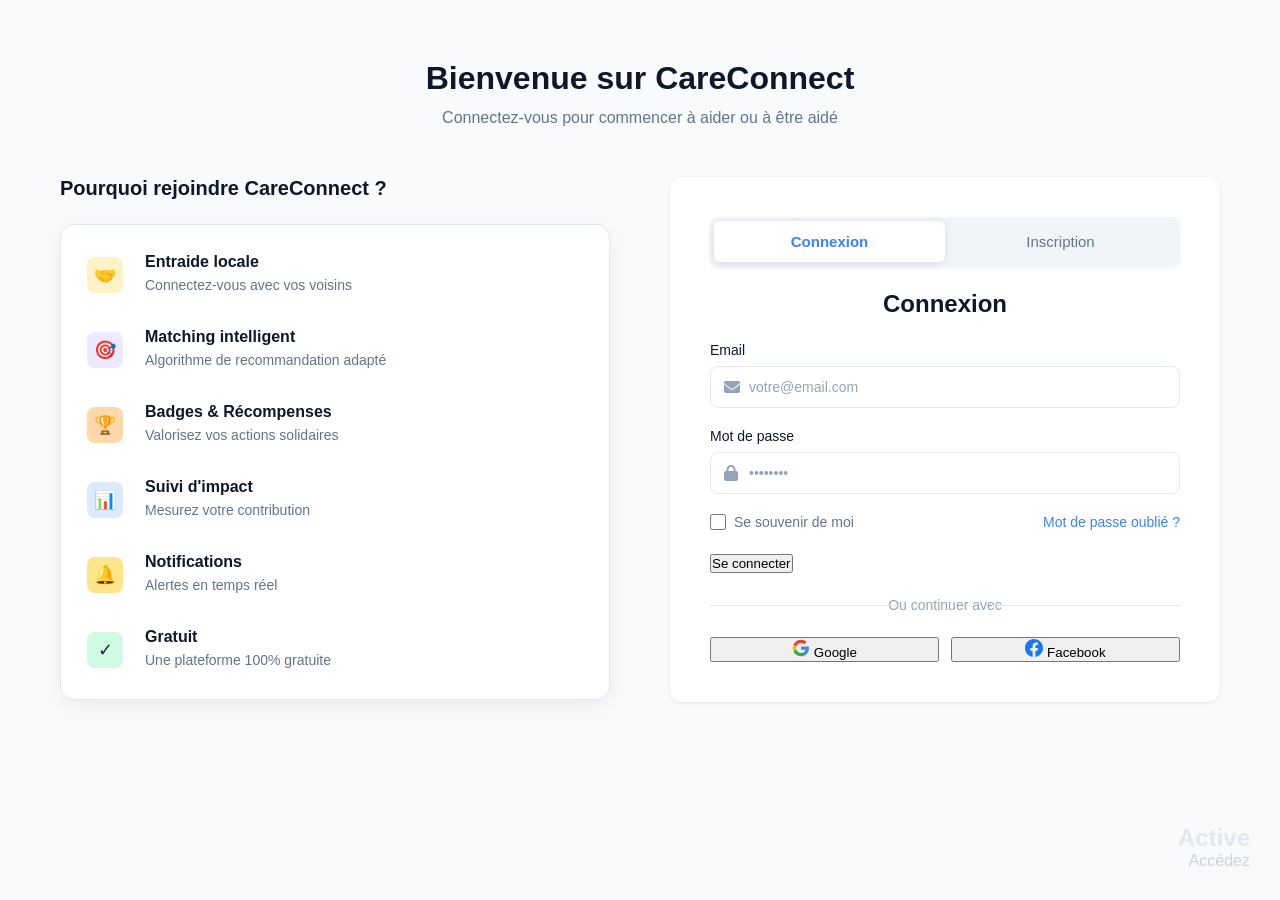
<file: backend/src/main/resources/templates/connexion.html>
<!DOCTYPE html>
<html xmlns:th="http://www.thymeleaf.org" lang="fr">
<head>
    <meta charset="UTF-8">
    <meta name="viewport" content="width=device-width, initial-scale=1.0">
    <title>CareConnect - Connexion</title>
    <link rel="stylesheet" href="https://cdnjs.cloudflare.com/ajax/libs/font-awesome/6.4.0/css/all.min.css" th:href="@{/webjars/font-awesome/6.4.0/css/all.min.css}">
    <link rel="stylesheet" th:href="@{/css/styles.css}" />
    <link rel="stylesheet" th:href="@{/css/components.css}" />
    <style>
        * {
            margin: 0;
            padding: 0;
            box-sizing: border-box;
        }
        
        /* Styles pour la gestion des onglets */
        .form-content {
            display: none;
            animation: fadeIn 0.3s ease-in-out;
        }
        
        .form-content.active-form {
            display: block;
        }
        
        @keyframes fadeIn {
            from { opacity: 0; transform: translateY(10px); }
            to { opacity: 1; transform: translateY(0); }
        }

        body {
            font-family: -apple-system, BlinkMacSystemFont, 'Segoe UI', 'Roboto', 'Helvetica', 'Arial', sans-serif;
            background: #f8fafc;
            color: #1e293b;
        }

        /* Header */
        header {
            background: white;
            padding: 16px 60px;
            box-shadow: 0 1px 3px rgba(0,0,0,0.1);
            display: flex;
            justify-content: space-between;
            align-items: center;
            position: sticky;
            top: 0;
            z-index: 100;
        }

        .logo {
            display: flex;
            align-items: center;
            gap: 12px;
            text-decoration: none;
        }

        .logo-icon {
            width: 36px;
            height: 36px;
            background: linear-gradient(135deg, #3b82f6 0%, #10b981 100%);
            border-radius: 8px;
            display: flex;
            align-items: center;
            justify-content: center;
            color: white;
            font-size: 20px;
        }

        .logo-text {
            font-size: 20px;
            font-weight: 600;
            color: #1e293b;
        }

        nav {
            display: flex;
            gap: 32px;
            align-items: center;
        }

        nav a {
            text-decoration: none;
            color: #64748b;
            font-size: 15px;
            padding-bottom: 2px;
            border-bottom: 2px solid transparent;
            transition: all 0.2s;
        }

        nav a:hover,
        nav a.active {
            color: #1e293b;
            border-bottom-color: #3b82f6;
        }

        /* Main Content */
        .container {
            max-width: 1200px;
            margin: 0 auto;
            padding: 60px 20px;
        }

        .page-title {
            text-align: center;
            margin-bottom: 12px;
        }

        .page-title h1 {
            font-size: 32px;
            font-weight: 600;
            color: #0f172a;
        }

        .page-subtitle {
            text-align: center;
            color: #64748b;
            font-size: 16px;
            margin-bottom: 50px;
        }

        .content-wrapper {
            display: grid;
            grid-template-columns: 1fr 1fr;
            gap: 60px;
            align-items: start;
        }

        /* Left Side - Features */
        .features-section h2 {
            font-size: 20px;
            font-weight: 600;
            margin-bottom: 24px;
            color: #0f172a;
        }

        .feature-list {
            display: flex;
            flex-direction: column;
            gap: 12px;
            padding: 18px;
            border-radius: 14px;
            border: 1px solid #e2e8f0;
            background: #ffffff;
            box-shadow: 0 6px 20px rgba(15, 23, 42, 0.06);
        }

        .feature-item {
            display: grid;
            grid-template-columns: 44px 1fr;
            gap: 14px;
            align-items: center;
            padding: 10px 8px;
            border-radius: 10px;
            transition: background 0.25s, transform 0.25s;
        }

        .feature-item:hover {
            background: #f8fafc;
            transform: translateY(-1px);
        }

        .feature-icon {
            width: 36px;
            height: 36px;
            min-width: 36px;
            border-radius: 8px;
            display: flex;
            align-items: center;
            justify-content: center;
            font-size: 18px;
            background: #f1f5f9;
        }

        .feature-icon.yellow { background: #fef3c7; }
        .feature-icon.purple { background: #ede9fe; }
        .feature-icon.orange { background: #fed7aa; }
        .feature-icon.blue { background: #dbeafe; }
        .feature-icon.amber { background: #fde68a; }
        .feature-icon.green { background: #d1fae5; }

        .feature-content h3 {
            font-size: 16px;
            font-weight: 600;
            margin-bottom: 4px;
            color: #0f172a;
        }

        .feature-content p {
            font-size: 14px;
            color: #64748b;
            line-height: 1.5;
        }

        /* Right Side - Login Form */
        .login-section {
            background: white;
            border-radius: 12px;
            padding: 40px;
            box-shadow: 0 1px 3px rgba(0,0,0,0.1);
        }

        .tabs {
            display: flex;
            gap: 0;
            margin-bottom: 24px;
            background: #f1f5f9;
            border-radius: 8px;
            padding: 4px;
            box-shadow: 0 2px 4px rgba(0,0,0,0.05);
        }

        .tab {
            flex: 1;
            padding: 12px 20px;
            background: transparent;
            border: none;
            border-radius: 6px;
            cursor: pointer;
            font-size: 15px;
            font-weight: 500;
            color: #64748b;
            transition: all 0.3s ease;
            text-align: center;
        }

        .tab.active {
            background: white;
            color: #3b82f6;
            box-shadow: 0 2px 8px rgba(0,0,0,0.1);
            font-weight: 600;
        }

        .form-header {
            text-align: center;
            margin-bottom: 32px;
        }
        
        .form-header h2 {
            color: #0f172a;
            font-size: 24px;
            margin-bottom: 8px;
            font-weight: 600;
        }
        
        .form-subtitle {
            color: #64748b;
            font-size: 14px;
            margin-top: 0;
        }
        
        .form-group {
            margin-bottom: 20px;
            position: relative;
        }

        .form-group label {
            display: block;
            font-size: 14px;
            font-weight: 500;
            margin-bottom: 8px;
            color: #0f172a;
        }

        .input-wrapper {
            position: relative;
            margin-top: 6px;
        }
        
        .input-wrapper .input-icon {
            position: absolute;
            left: 14px;
            top: 50%;
            transform: translateY(-50%);
            color: #94a3b8;
            font-size: 16px;
        }
        
        .input-wrapper input {
            width: 100%;
            padding: 12px 16px 12px 44px;
            font-size: 15px;
            border: 1px solid #e2e8f0;
            border-radius: 8px;
            transition: all 0.2s;
            background-color: #fff;
            color: #1e293b;
        }
        
        .input-wrapper input:focus {
            border-color: #3b82f6;
            box-shadow: 0 0 0 3px rgba(59, 130, 246, 0.1);
            outline: none;
        }
        
        .input-wrapper input::placeholder {
            color: #94a3b8;
            opacity: 1;
        }

        .input-icon {
            position: absolute;
            left: 12px;
            top: 50%;
            transform: translateY(-50%);
            color: #94a3b8;
            font-size: 14px;
        }

        input[type="email"],
        input[type="password"] {
            width: 100%;
            padding: 12px 12px 12px 38px;
            border: 1px solid #e2e8f0;
            border-radius: 8px;
            font-size: 14px;
            transition: all 0.2s;
        }

        input:focus {
            outline: none;
            border-color: #3b82f6;
            box-shadow: 0 0 0 3px rgba(59, 130, 246, 0.1);
        }

        .form-footer {
            display: flex;
            justify-content: space-between;
            align-items: center;
            margin-bottom: 24px;
        }

        .remember-me {
            display: flex;
            align-items: center;
            gap: 8px;
        }

        .remember-me input[type="checkbox"] {
            width: 16px;
            height: 16px;
            cursor: pointer;
        }

        .remember-me label {
            font-size: 14px;
            color: #64748b;
            cursor: pointer;
        }

        .forgot-password {
            font-size: 14px;
            color: #3b82f6;
            text-decoration: none;
        }

        .forgot-password:hover {
            text-decoration: underline;
        }

        .btn-login {
            width: 100%;
            padding: 12px;
            background: #3b82f6;
            color: white;
            border: none;
            border-radius: 8px;
            font-size: 15px;
            font-weight: 600;
            cursor: pointer;
            transition: all 0.2s;
        }

        .btn-login:hover {
            background: #2563eb;
            transform: translateY(-1px);
            box-shadow: 0 4px 12px rgba(59, 130, 246, 0.3);
        }

        .divider {
            text-align: center;
            margin: 24px 0;
            color: #94a3b8;
            font-size: 14px;
            position: relative;
        }

        .divider::before,
        .divider::after {
            content: '';
            position: absolute;
            top: 50%;
            width: 40%;
            height: 1px;
            background: #e2e8f0;
        }

        .divider::before { left: 0; }
        .divider::after { right: 0; }

        .social-buttons {
            display: grid;
            grid-template-columns: 1fr 1fr;
            gap: 12px;
        }

        .btn-social {
            padding: 10px 16px;
            border: 1px solid #e2e8f0;
            background: white;
            border-radius: 8px;
            cursor: pointer;
            font-size: 14px;
            font-weight: 500;
            display: flex;
            align-items: center;
            justify-content: center;
            gap: 8px;
            transition: all 0.2s;
        }

        .btn-social:hover {
            background: #f8fafc;
            border-color: #cbd5e1;
        }

        .btn-social img {
            width: 18px;
            height: 18px;
        }

        /* Footer Text */
        .footer-text {
            position: fixed;
            bottom: 30px;
            right: 30px;
            text-align: right;
        }

        .footer-text .active-text {
            font-size: 24px;
            font-weight: 600;
            color: #e2e8f0;
        }

        .footer-text .access-text {
            font-size: 16px;
            color: #cbd5e1;
        }

        @media (max-width: 968px) {
            .content-wrapper {
                grid-template-columns: 1fr;
            }

            .features-section {
                order: 2;
            }

            .login-section {
                order: 1;
            }

            .footer-text {
                display: none;
            }
        }
    </style>
</head>
<body>
    <div th:replace="fragments/header :: header"></div>
    <script th:src="@{/js/header.js}"></script>

    <!-- Main Content -->
    <div class="container">
        <div class="page-title">
            <h1>Bienvenue sur CareConnect</h1>
        </div>
        <p class="page-subtitle">Connectez-vous pour commencer à aider ou à être aidé</p>

        <div class="content-wrapper">
            <!-- Left Side - Features -->
            <div class="features-section">
                <h2>Pourquoi rejoindre CareConnect ?</h2>
                <div class="feature-list">
                    <div class="feature-item">
                        <div class="feature-icon yellow">🤝</div>
                        <div class="feature-content">
                            <h3>Entraide locale</h3>
                            <p>Connectez-vous avec vos voisins</p>
                        </div>
                    </div>
                    <div class="feature-item">
                        <div class="feature-icon purple">🎯</div>
                        <div class="feature-content">
                            <h3>Matching intelligent</h3>
                            <p>Algorithme de recommandation adapté</p>
                        </div>
                    </div>
                    <div class="feature-item">
                        <div class="feature-icon orange">🏆</div>
                        <div class="feature-content">
                            <h3>Badges & Récompenses</h3>
                            <p>Valorisez vos actions solidaires</p>
                        </div>
                    </div>
                    <div class="feature-item">
                        <div class="feature-icon blue">📊</div>
                        <div class="feature-content">
                            <h3>Suivi d'impact</h3>
                            <p>Mesurez votre contribution</p>
                        </div>
                    </div>
                    <div class="feature-item">
                        <div class="feature-icon amber">🔔</div>
                        <div class="feature-content">
                            <h3>Notifications</h3>
                            <p>Alertes en temps réel</p>
                        </div>
                    </div>
                    <div class="feature-item">
                        <div class="feature-icon green">✓</div>
                        <div class="feature-content">
                            <h3>Gratuit</h3>
                            <p>Une plateforme 100% gratuite</p>
                        </div>
                    </div>
                </div>
            </div>

            <!-- Right Side - Login Form -->
                <div class="login-section card">
                <div class="tabs">
                    <button class="tab active" onclick="switchTab('connexion')">Connexion</button>
                    <button class="tab" onclick="switchTab('inscription')">Inscription</button>
                </div>

                <!-- Login Form -->
                <!-- Formulaire de Connexion -->
                <form id="loginForm" class="form-content active-form">
                    <h2 style="text-align: center; margin-bottom: 24px; color: #0f172a;">Connexion</h2>
                    <div class="form-group">
                        <label for="email">Email</label>
                        <div class="input-wrapper">
                            <i class="fas fa-envelope input-icon"></i>
                            <input type="email" id="email" name="email" class="form-input" placeholder="votre@email.com" required>
                        </div>
                    </div>

                    <div class="form-group">
                        <label for="password">Mot de passe</label>
                        <div class="input-wrapper">
                            <i class="fas fa-lock input-icon"></i>
                            <input type="password" id="password" name="password" class="form-input" placeholder="••••••••" required>
                        </div>
                    </div>

                    <div class="form-footer">
                        <div class="remember-me">
                            <input type="checkbox" id="remember">
                            <label for="remember">Se souvenir de moi</label>
                        </div>
                        <a href="#" class="forgot-password">Mot de passe oublié ?</a>
                    </div>

                    <button type="submit" class="btn btn-primary">Se connecter</button>
                </form>

                <!-- Registration Form -->
                <!-- Formulaire d'Inscription -->
                <form id="registerForm" class="form-content">
                    <div class="form-header">
                        <h2>Créer un compte</h2>
                        <p class="form-subtitle">Rejoignez notre communauté en quelques secondes</p>
                    </div>
                    <div class="form-row">
                        <div class="form-group">
                            <label for="username">Nom d'utilisateur</label>
                            <div class="input-wrapper">
                                <i class="fas fa-user input-icon"></i>
                                <input type="text" id="username" name="username" class="form-input" placeholder="nom.utilisateur" required>
                            </div>
                        </div>

                        <div class="form-group">
                            <label for="prenom">Prénom</label>
                            <div class="input-wrapper">
                                <i class="fas fa-user input-icon"></i>
                                <input type="text" id="prenom" name="prenom" class="form-input" placeholder="Jean" required>
                            </div>
                        </div>
                        <div class="form-group">
                            <label for="nom">Nom</label>
                            <div class="input-wrapper">
                                <i class="fas fa-user input-icon"></i>
                                <input type="text" id="nom" name="nom" class="form-input" placeholder="Dupont" required>
                            </div>
                        </div>
                    </div>

                    <div class="form-group">
                        <label for="email-register">Email</label>
                        <div class="input-wrapper">
                            <i class="fas fa-envelope input-icon"></i>
                            <input type="email" id="email-register" name="email" class="form-input" placeholder="votre@email.com" required>
                        </div>
                    </div>

                    <div class="form-group">
                        <label for="telephone">Téléphone</label>
                        <div class="input-wrapper">
                            <i class="fas fa-phone input-icon"></i>
                            <input type="tel" id="telephone" name="telephone" class="form-input" placeholder="+216 21 234 567" required>
                        </div>
                    </div>

                    <div class="form-group">
                        <label for="ville">Ville / Code postal</label>
                        <div class="input-wrapper">
                            <i class="fas fa-map-marker-alt input-icon"></i>
                            <input type="text" id="ville" name="ville" class="form-input" placeholder="Tunis, 1001" required>
                        </div>
                    </div>

                    <div class="form-group">
                        <label for="password-register">Mot de passe</label>
                        <div class="input-wrapper">
                            <i class="fas fa-lock input-icon"></i>
                            <input type="password" id="password-register" name="password" class="form-input" placeholder="••••••••" required>
                        </div>
                    </div>

                    <div class="form-group">
                        <label class="checkbox-label">Je souhaite :</label>
                        <div class="checkbox-group">
                            <label class="checkbox-item">
                                <input type="checkbox" id="aider" name="aider">
                                <span>👋 Aider les autres</span>
                            </label>
                            <label class="checkbox-item">
                                <input type="checkbox" id="recevoir" name="recevoir">
                                <span>🙏 Recevoir de l'aide</span>
                            </label>
                            <label class="checkbox-item">
                                <input type="checkbox" id="conditions" name="conditions" required>
                                <span>J'accepte les conditions d'utilisation et la politique de confidentialité</span>
                            </label>
                        </div>
                    </div>

                    <div class="form-group" style="margin-top: 30px;">
                        <button type="submit" class="btn btn-secondary">
                            <span class="btn-text">Créer mon compte</span>
                            <i class="fas fa-arrow-right btn-icon"></i>
                        </button>
                        <p class="login-link">Déjà inscrit ? 
                            <a href="#" onclick="switchTab('connexion', event)" class="login-link-text">Se connecter</a>
                        </p>
                    </div>
                </form>

                <div class="divider">Ou continuer avec</div>

                <div class="social-buttons">
                    <button class="btn btn-outline-light" onclick="loginWithGoogle()">
                        <svg width="18" height="18" viewBox="0 0 24 24">
                            <path fill="#4285F4" d="M22.56 12.25c0-.78-.07-1.53-.2-2.25H12v4.26h5.92c-.26 1.37-1.04 2.53-2.21 3.31v2.77h3.57c2.08-1.92 3.28-4.74 3.28-8.09z"/>
                            <path fill="#34A853" d="M12 23c2.97 0 5.46-.98 7.28-2.66l-3.57-2.77c-.98.66-2.23 1.06-3.71 1.06-2.86 0-5.29-1.93-6.16-4.53H2.18v2.84C3.99 20.53 7.7 23 12 23z"/>
                            <path fill="#FBBC05" d="M5.84 14.09c-.22-.66-.35-1.36-.35-2.09s.13-1.43.35-2.09V7.07H2.18C1.43 8.55 1 10.22 1 12s.43 3.45 1.18 4.93l2.85-2.22.81-.62z"/>
                            <path fill="#EA4335" d="M12 5.38c1.62 0 3.06.56 4.21 1.64l3.15-3.15C17.45 2.09 14.97 1 12 1 7.7 1 3.99 3.47 2.18 7.07l3.66 2.84c.87-2.6 3.3-4.53 6.16-4.53z"/>
                        </svg>
                        Google
                    </button>
                    <button class="btn btn-outline-light" onclick="loginWithFacebook()">
                        <svg width="18" height="18" viewBox="0 0 24 24" fill="#1877F2">
                            <path d="M24 12.073c0-6.627-5.373-12-12-12s-12 5.373-12 12c0 5.99 4.388 10.954 10.125 11.854v-8.385H7.078v-3.47h3.047V9.43c0-3.007 1.792-4.669 4.533-4.669 1.312 0 2.686.235 2.686.235v2.953H15.83c-1.491 0-1.956.925-1.956 1.874v2.25h3.328l-.532 3.47h-2.796v8.385C19.612 23.027 24 18.062 24 12.073z"/>
                        </svg>
                        Facebook
                    </button>
                </div>
            </div>
        </div>
    </div>

    <!-- Footer Text -->
    <div class="footer-text">
        <div class="active-text">Active</div>
        <div class="access-text">Accédez</div>
    </div>

    <script th:src="@{/js/header.js}"></script>
    <div th:replace="fragments/footer :: footer"></div>
    <script>
        document.addEventListener('DOMContentLoaded', function() {
            // Afficher le bon formulaire au chargement
            const urlParams = new URLSearchParams(window.location.search);
            const formType = urlParams.get('form');
            
            if (formType === 'inscription') {
                switchTab('inscription');
            } else {
                switchTab('connexion');
            }
        });
        
        let currentForm = 'connexion';

        function switchTab(tab, event = null) {
            if (event) {
                event.preventDefault();
                // Mettre à jour l'URL sans recharger la page
                const url = new URL(window.location);
                url.searchParams.set('form', tab);
                window.history.pushState({}, '', url);
                
                const tabs = document.querySelectorAll('.tab');
                tabs.forEach(t => t.classList.remove('active'));
                event.target.classList.add('active');
            }
            
            currentForm = tab;
            
            // Toggle forms avec animation
            const loginForm = document.getElementById('loginForm');
            const registerForm = document.getElementById('registerForm');
            
            if (tab === 'inscription') {
                loginForm.style.animation = 'fadeOut 0.3s ease-in-out';
                setTimeout(() => {
                    loginForm.classList.remove('active-form');
                    registerForm.classList.add('active-form');
                }, 200);
            } else {
                registerForm.style.animation = 'fadeOut 0.3s ease-in-out';
                setTimeout(() => {
                    registerForm.classList.remove('active-form');
                    loginForm.classList.add('active-form');
                }, 200);
            }
        }

        // Login Form Handler (via API JWT)
        document.getElementById('loginForm').addEventListener('submit', async function(e) {
            e.preventDefault();
            const email = document.getElementById('email').value;
            const password = document.getElementById('password').value;

            if (email && password) {
                try {
                    const res = await fetch('/api/auth/signin', {
                        method: 'POST',
                        headers: { 'Content-Type': 'application/json' },
                        credentials: 'include',
                        body: JSON.stringify({ email, password })
                    });

                    if (!res.ok) {
                        const text = await res.text();
                        alert('Erreur lors de la connexion : ' + text);
                        return;
                    }

                    const data = await res.json();
                    // Save token in localStorage and redirect to compte
                    if (data && data.accessToken) {
                        localStorage.setItem('accessToken', data.accessToken);
                        // Cache basic user returned in JWT response if available
                        if (data.firstName || data.lastName) {
                            try { localStorage.setItem('user', JSON.stringify({ firstName: data.firstName, lastName: data.lastName, username: data.username, email: data.email })); } catch (e) { console.debug('Cannot cache basic user', e); }
                        } else {
                            // Try to fetch and cache the user immediately (so profile page shows correct name right after redirect)
                            try {
                                const meRes = await fetch('/api/users/me', { headers: { 'Authorization': 'Bearer ' + data.accessToken } });
                                if (meRes.ok) {
                                    const meUser = await meRes.json();
                                    try { localStorage.setItem('user', JSON.stringify(meUser)); } catch (e) { console.debug('Cannot cache user', e); }
                                }
                            } catch (e) { console.debug('fetch /api/users/me failed', e); }
                        }
                        // Update header and greeting immediately if available
                        if (window.updateHeaderAndGreeting) try { window.updateHeaderAndGreeting(); } catch (e) { console.debug('updateHeader call failed', e); }
                    }
                    alert('✅ Connexion réussie!');
                    window.location.href = '/compte';
                } catch (err) {
                    console.error(err);
                    alert('Erreur réseau');
                }
            }
        });

        // Registration Form Handler (via API)
        document.getElementById('registerForm').addEventListener('submit', async function(e) {
            e.preventDefault();
            
            const prenom = document.getElementById('prenom').value;
            const nom = document.getElementById('nom').value;
            const username = document.getElementById('username').value;
            const email = document.getElementById('email-register').value;
            const telephone = document.getElementById('telephone').value;
            const ville = document.getElementById('ville').value;
            const password = document.getElementById('password-register').value;
            const aider = document.getElementById('aider').checked;
            const recevoir = document.getElementById('recevoir').checked;
            const conditions = document.getElementById('conditions').checked;
            
            if (!conditions) {
                alert('❌ Vous devez accepter les conditions d\'utilisation');
                return;
            }

            if (!aider && !recevoir) {
                alert('❌ Veuillez sélectionner au moins une option (Aider les autres ou Recevoir de l\'aide)');
                return;
            }
            
            const signupData = {
                username: username,
                email: email,
                password: password,
                firstName: prenom,
                lastName: nom,
                roles: []
            };

            console.log('Données d\'inscription:', signupData);
            console.log('Username:', username, 'Length:', username.length);
            console.log('Email:', email);
            console.log('Password:', password, 'Length:', password.length);
            console.log('Prénom:', prenom);
            console.log('Nom:', nom);

            try {
                const res = await fetch('/api/auth/signup', {
                    method: 'POST',
                    headers: { 'Content-Type': 'application/json' },
                    credentials: 'include',
                    body: JSON.stringify(signupData)
                });

                const text = await res.text();
                if (!res.ok) {
                    alert('Erreur lors de l\'inscription: ' + text);
                    return;
                }

                alert('✅ Inscription réussie!\nBienvenue ' + prenom + ' ' + nom + '!');
                this.reset();
                setTimeout(() => {
                    document.querySelectorAll('.tab')[0].click();
                }, 1000);
            } catch (err) {
                console.error(err);
                alert('Erreur réseau');
            }
        });

        function loginWithGoogle() {
            alert('Connexion avec Google en cours...');
            // Logique de connexion Google
        }

        function loginWithFacebook() {
            alert('Connexion avec Facebook en cours...');
            // Logique de connexion Facebook
        }
    </script>
</body>
</html>
</file>
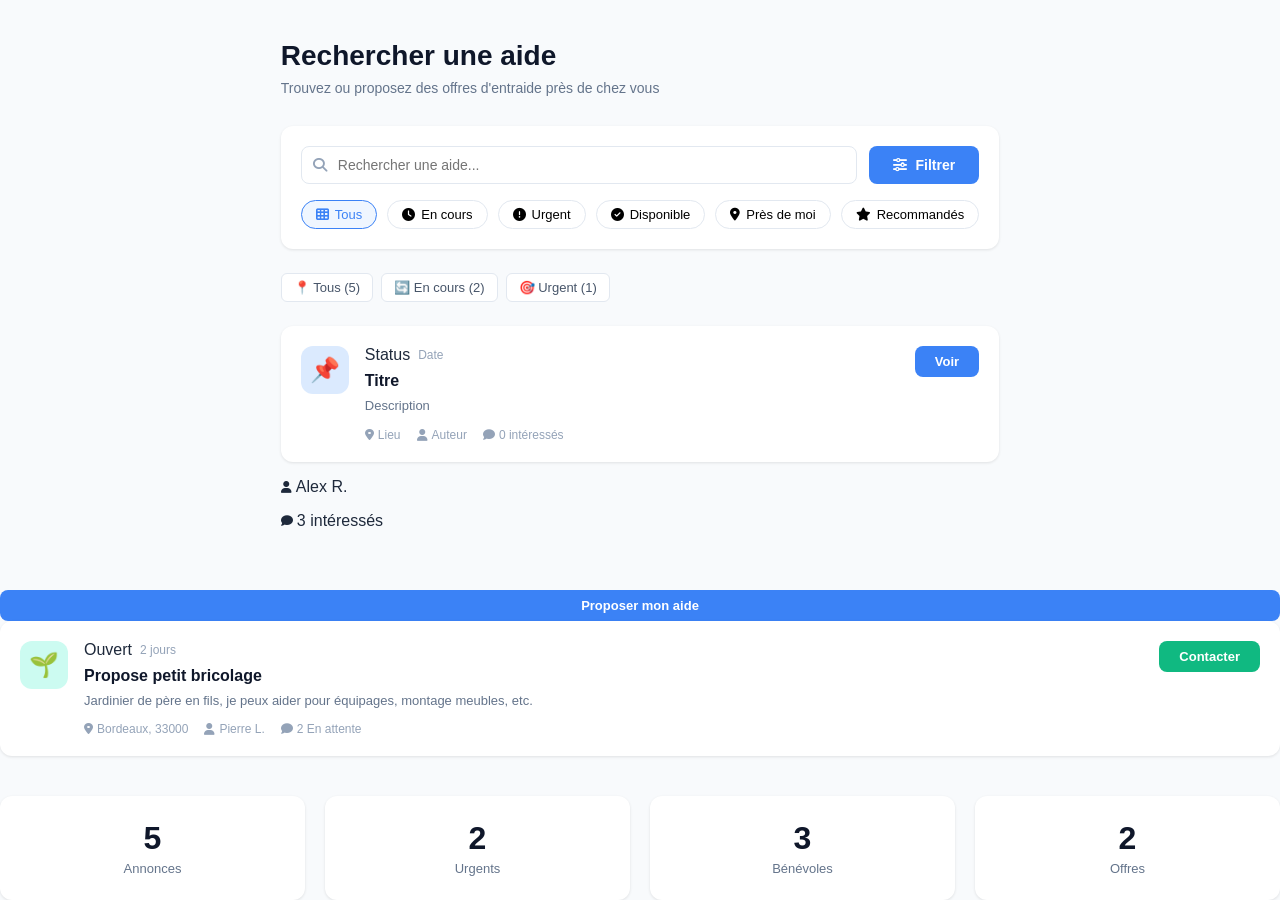
<file: backend/src/main/resources/templates/listedemandes.html>
<!DOCTYPE html>
<html xmlns:th="http://www.thymeleaf.org" xmlns:sec="http://www.thymeleaf.org/extras/spring-security" lang="fr">
<head>
    <meta charset="UTF-8" />
    <meta name="viewport" content="width=device-width, initial-scale=1.0" />
    <title>CareConnect - Rechercher une aide</title>
    <link rel="stylesheet" href="https://cdnjs.cloudflare.com/ajax/libs/font-awesome/6.4.0/css/all.min.css" />
    <style>
        * {
            margin: 0;
            padding: 0;
            box-sizing: border-box;
        }

        body {
            font-family: -apple-system, BlinkMacSystemFont, 'Segoe UI', 'Roboto', 'Helvetica', 'Arial', sans-serif;
            background: #f8fafc;
            color: #1e293b;
            display: flex;
            flex-direction: column;
            min-height: 100vh;
        }

        body > .container {
            flex: 1;
        }

        /* Header */
        header {
            background: white;
            padding: 12px 40px;
            box-shadow: 0 1px 3px rgba(0,0,0,0.1);
            display: flex;
            justify-content: space-between;
            align-items: center;
        }

        .logo {
            display: flex;
            align-items: center;
            gap: 10px;
            text-decoration: none;
        }

        .logo-icon {
            width: 32px;
            height: 32px;
            background: linear-gradient(135deg, #3b82f6 0%, #10b981 100%);
            border-radius: 8px;
            display: flex;
            align-items: center;
            justify-content: center;
            color: white;
            font-size: 16px;
        }

        .logo-text {
            font-size: 18px;
            font-weight: 600;
            color: #1e293b;
        }

        nav {
            display: flex;
            gap: 28px;
            align-items: center;
        }

        nav a {
            text-decoration: none;
            color: #64748b;
            font-size: 14px;
            transition: color 0.2s;
        }

        nav a:hover {
            color: #1e293b;
        }

        /* Main Content */
        .container {
            max-width: 900px;
            margin: 0 auto;
            padding: 40px 20px;
        }

        .page-header h1 {
            font-size: 28px;
            font-weight: 600;
            margin-bottom: 8px;
            color: #0f172a;
        }

        .page-header p {
            color: #64748b;
            font-size: 14px;
            margin-bottom: 30px;
        }

        /* Search Bar */
        .search-section {
            background: white;
            padding: 20px;
            border-radius: 12px;
            box-shadow: 0 1px 3px rgba(0,0,0,0.1);
            margin-bottom: 24px;
        }

        .search-bar {
            display: flex;
            gap: 12px;
            margin-bottom: 16px;
        }

        .search-input-wrapper {
            flex: 1;
            position: relative;
        }

        .search-input {
            width: 100%;
            padding: 10px 10px 10px 36px;
            border: 1px solid #e2e8f0;
            border-radius: 8px;
            font-size: 14px;
        }

        .search-input:focus {
            outline: none;
            border-color: #3b82f6;
        }

        .search-icon {
            position: absolute;
            left: 12px;
            top: 50%;
            transform: translateY(-50%);
            color: #94a3b8;
            font-size: 14px;
        }

        .btn-search {
            padding: 10px 24px;
            background: #3b82f6;
            color: white;
            border: none;
            border-radius: 8px;
            font-size: 14px;
            font-weight: 600;
            cursor: pointer;
            display: flex;
            align-items: center;
            gap: 8px;
        }

        .btn-search:hover {
            background: #2563eb;
        }

        .filters {
            display: flex;
            gap: 10px;
            flex-wrap: wrap;
        }

        .filter-btn {
            padding: 6px 14px;
            background: white;
            border: 1px solid #e2e8f0;
            border-radius: 20px;
            font-size: 13px;
            cursor: pointer;
            display: flex;
            align-items: center;
            gap: 6px;
            transition: all 0.2s;
        }

        .filter-btn:hover {
            border-color: #3b82f6;
            color: #3b82f6;
        }

        .filter-btn.active {
            background: #eff6ff;
            border-color: #3b82f6;
            color: #3b82f6;
        }

        /* Tags */
        .tags-section {
            display: flex;
            gap: 8px;
            margin-bottom: 24px;
            flex-wrap: wrap;
        }

        .tag {
            padding: 6px 12px;
            background: white;
            border: 1px solid #e2e8f0;
            border-radius: 6px;
            font-size: 13px;
            color: #475569;
        }

        /* Help Cards */
        .help-list {
            display: flex;
            flex-direction: column;
            gap: 16px;
        }

        .help-card {
            background: white;
            border-radius: 12px;
            padding: 20px;
            box-shadow: 0 1px 3px rgba(0,0,0,0.1);
            display: flex;
            gap: 16px;
            position: relative;
        }

        .help-icon {
            width: 48px;
            height: 48px;
            min-width: 48px;
            border-radius: 12px;
            display: flex;
            align-items: center;
            justify-content: center;
            font-size: 24px;
        }

        .help-icon.blue { background: #dbeafe; }
        .help-icon.green { background: #d1fae5; }
        .help-icon.red { background: #fee2e2; }
        .help-icon.purple { background: #e9d5ff; }
        .help-icon.teal { background: #ccfbf1; }

        .help-content {
            flex: 1;
        }

        .help-header {
            display: flex;
            gap: 8px;
            align-items: center;
            margin-bottom: 8px;
            flex-wrap: wrap;
        }

        
            background: #d1fae5;
            color: #065f46;
        }

        .badge.termine {
            background: #e0e7ff;
            color: #3730a3;
        }

        .help-title {
            font-size: 16px;
            font-weight: 600;
            color: #0f172a;
            margin-bottom: 6px;
        }

        .help-description {
            font-size: 13px;
            color: #64748b;
            line-height: 1.5;
            margin-bottom: 12px;
        }

        .help-meta {
            display: flex;
            gap: 16px;
            flex-wrap: wrap;
            font-size: 12px;
            color: #94a3b8;
        }

        .meta-item {
            display: flex;
            align-items: center;
            gap: 4px;
        }

        .meta-item i {
            font-size: 12px;
        }

        .help-actions {
            display: flex;
            flex-direction: column;
            gap: 8px;
        }

        .btn-action {
            padding: 8px 20px;
            border: none;
            border-radius: 8px;
            font-size: 13px;
            font-weight: 600;
            cursor: pointer;
            white-space: nowrap;
            transition: all 0.2s;
        }

        .btn-primary {
            background: #3b82f6;
            color: white;
        }

        .btn-primary:hover {
            background: #2563eb;
            transform: translateY(-1px);
        }

        .btn-success {
            background: #10b981;
            color: white;
        }

        .btn-success:hover {
            background: #059669;
            transform: translateY(-1px);
        }

        /* Stats Section */
        .stats-section {
            display: grid;
            grid-template-columns: repeat(4, 1fr);
            gap: 20px;
            margin-top: 40px;
        }

        .stat-card {
            background: white;
            padding: 24px;
            border-radius: 12px;
            text-align: center;
            box-shadow: 0 1px 3px rgba(0,0,0,0.1);
        }

        .stat-number {
            font-size: 32px;
            font-weight: 700;
            color: #0f172a;
            margin-bottom: 4px;
        }

        .stat-label {
            font-size: 13px;
            color: #64748b;
        }

        @media (max-width: 768px) {
            .search-bar {
                flex-direction: column;
            }

            .help-card {
                flex-direction: column;
            }

            .help-actions {
                flex-direction: row;
            }

            .stats-section {
                grid-template-columns: repeat(2, 1fr);
            }

            nav {
                display: none;
            }
        }
    </style>
</head>
<body>
    <!-- Header -->
    <div th:replace="fragments/header :: header"></div>
    <script th:src="@{/js/header.js}"></script>
    
    <link rel="stylesheet" th:href="@{/css/styles.css}" />
    <link rel="stylesheet" th:href="@{/css/components.css}" />

    <!-- Main Content -->
    <div class="container">
        <div class="page-header">
            <h1>Rechercher une aide</h1>
            <p>Trouvez ou proposez des offres d'entraide près de chez vous</p>
        </div>

        <!-- Search Section -->
        <div class="search-section">
            <div class="search-bar">
                <div class="search-input-wrapper">
                    <i class="fas fa-search search-icon"></i>
                    <input type="text" class="search-input" placeholder="Rechercher une aide...">
                </div>
                <button class="btn-search">
                    <i class="fas fa-sliders-h"></i>
                    Filtrer
                </button>
            </div>

            <div class="filters">
                <button class="filter-btn active" onclick="toggleFilter(this)">
                    <i class="fas fa-th"></i> Tous
                </button>
                <button class="filter-btn" onclick="toggleFilter(this)">
                    <i class="fas fa-clock"></i> En cours
                </button>
                <button class="filter-btn" onclick="toggleFilter(this)">
                    <i class="fas fa-exclamation-circle"></i> Urgent
                </button>
                <button class="filter-btn" onclick="toggleFilter(this)">
                    <i class="fas fa-check-circle"></i> Disponible
                </button>
                <button class="filter-btn" onclick="toggleFilter(this)">
                    <i class="fas fa-map-marker-alt"></i> Près de moi
                </button>
                <button class="filter-btn" onclick="toggleFilter(this)">
                    <i class="fas fa-star"></i> Recommandés
                </button>
            </div>
        </div>

        <!-- Active Tags -->
        <div class="tags-section">
            <span class="tag">📍 Tous (5)</span>
            <span class="tag">🔄 En cours (2)</span>
            <span class="tag">🎯 Urgent (1)</span>
        </div>

        <!-- Help Cards List -->
        <div class="help-list">
            <!-- Parcourir les publications saisies dans le model (visiteurs / non connectés) -->
            <div class="help-card" th:each="publication : ${publications}">
                <div class="help-icon blue">📌</div>
                <div class="help-content">
                    <div class="help-header">
                        <span th:if="${publication.status != null}" class="badge" th:classappend="${publication.status.code == 'OPEN'} ? 'ouvert' : ${publication.status.code == 'IN_PROGRESS'} ? 'en-cours' : 'termine'" th:text="${publication.status.libelle}">Status</span>
                        <span style="font-size: 12px; color: #94a3b8;" th:text="${publication.createdAt}">Date</span>
                    </div>
                    <h3 class="help-title" th:text="${publication.title}">Titre</h3>
                    <p class="help-description" th:text="${publication.description != null ? (publication.description.length() > 150 ? publication.description.substring(0,150) + '...' : publication.description) : ''}">Description</p>
                    <div class="help-meta">
                        <span class="meta-item">
                            <i class="fas fa-map-marker-alt"></i> <span th:text="${publication.location}">Lieu</span>
                        </span>
                        <span class="meta-item">
                            <i class="fas fa-user"></i> <span th:text="${publication.user != null ? publication.user.firstName + ' ' + publication.user.lastName : 'Anonyme'}">Auteur</span>
                        </span>
                        <span class="meta-item">
                            <i class="fas fa-comment"></i> 0 intéressés
                        </span>
                    </div>
                </div>
                <div class="help-actions">
                    <a th:href="@{'/demandes'}" class="btn-action btn-primary">Voir</a>
                </div>
            </div>
                        <span class="meta-item">
                            <i class="fas fa-user"></i> Alex R.
                        </span>
                        <span class="meta-item">
                            <i class="fas fa-comment"></i> 3 intéressés
                        </span>
                    </div>
                </div>
                <div class="help-actions">
                    <button class="btn-action btn-primary" onclick="showInterest('soutien')">Proposer mon aide</button>
                </div>
            </div>

            <!-- Card 5 -->
            <div class="help-card">
                <div class="help-icon teal">🌱</div>
                <div class="help-content">
                    <div class="help-header">
                        <span class="badge ouvert">Ouvert</span>
                        <span style="font-size: 12px; color: #94a3b8;">2 jours</span>
                    </div>
                    <h3 class="help-title">Propose petit bricolage</h3>
                    <p class="help-description">Jardinier de père en fils, je peux aider pour équipages, montage meubles, etc.</p>
                    <div class="help-meta">
                        <span class="meta-item">
                            <i class="fas fa-map-marker-alt"></i> Bordeaux, 33000
                        </span>
                        <span class="meta-item">
                            <i class="fas fa-user"></i> Pierre L.
                        </span>
                        <span class="meta-item">
                            <i class="fas fa-comment"></i> 2 En attente
                        </span>
                    </div>
                </div>
                <div class="help-actions">
                    <button class="btn-action btn-success" onclick="showInterest('bricolage')">Contacter</button>
                </div>
            </div>
        </div>

        <!-- Stats Section -->
        <div class="stats-section">
            <div class="stat-card">
                <div class="stat-number">5</div>
                <div class="stat-label">Annonces</div>
            </div>
            <div class="stat-card">
                <div class="stat-number">2</div>
                <div class="stat-label">Urgents</div>
            </div>
            <div class="stat-card">
                <div class="stat-number">3</div>
                <div class="stat-label">Bénévoles</div>
            </div>
            <div class="stat-card">
                <div class="stat-number">2</div>
                <div class="stat-label">Offres</div>
            </div>
        </div>
    </div>

    <script>
    //<![CDATA[
        function toggleFilter(btn) {
            // Remove active class from all buttons if not "Tous"
            if (!btn.textContent.includes('Tous')) {
                const allBtn = document.querySelector('.filter-btn');
                allBtn.classList.remove('active');
            }
            
            btn.classList.toggle('active');
            
            // If clicking "Tous", remove active from others
            if (btn.textContent.includes('Tous')) {
                document.querySelectorAll('.filter-btn').forEach(b => {
                    if (b !== btn) b.classList.remove('active');
                });
            }
        }

        function showInterest(type) {
            alert(`✅ Votre intérêt pour "${type}" a été enregistré!\n\nLe demandeur sera notifié de votre proposition d'aide.`);
        }

        // Search functionality
        document.querySelector('.search-input').addEventListener('input', function(e) {
            const searchTerm = e.target.value.toLowerCase();
            const cards = document.querySelectorAll('.help-card');
            
            cards.forEach(card => {
                const title = card.querySelector('.help-title').textContent.toLowerCase();
                const description = card.querySelector('.help-description').textContent.toLowerCase();
                
                if (title.includes(searchTerm) || description.includes(searchTerm)) {
                    card.style.display = 'flex';
                } else {
                    card.style.display = 'none';
                }
            });
        });
    //]]>
    </script>

    <!-- Footer -->
    <div th:replace="fragments/footer :: footer"></div>
</body>
</html>
</file>
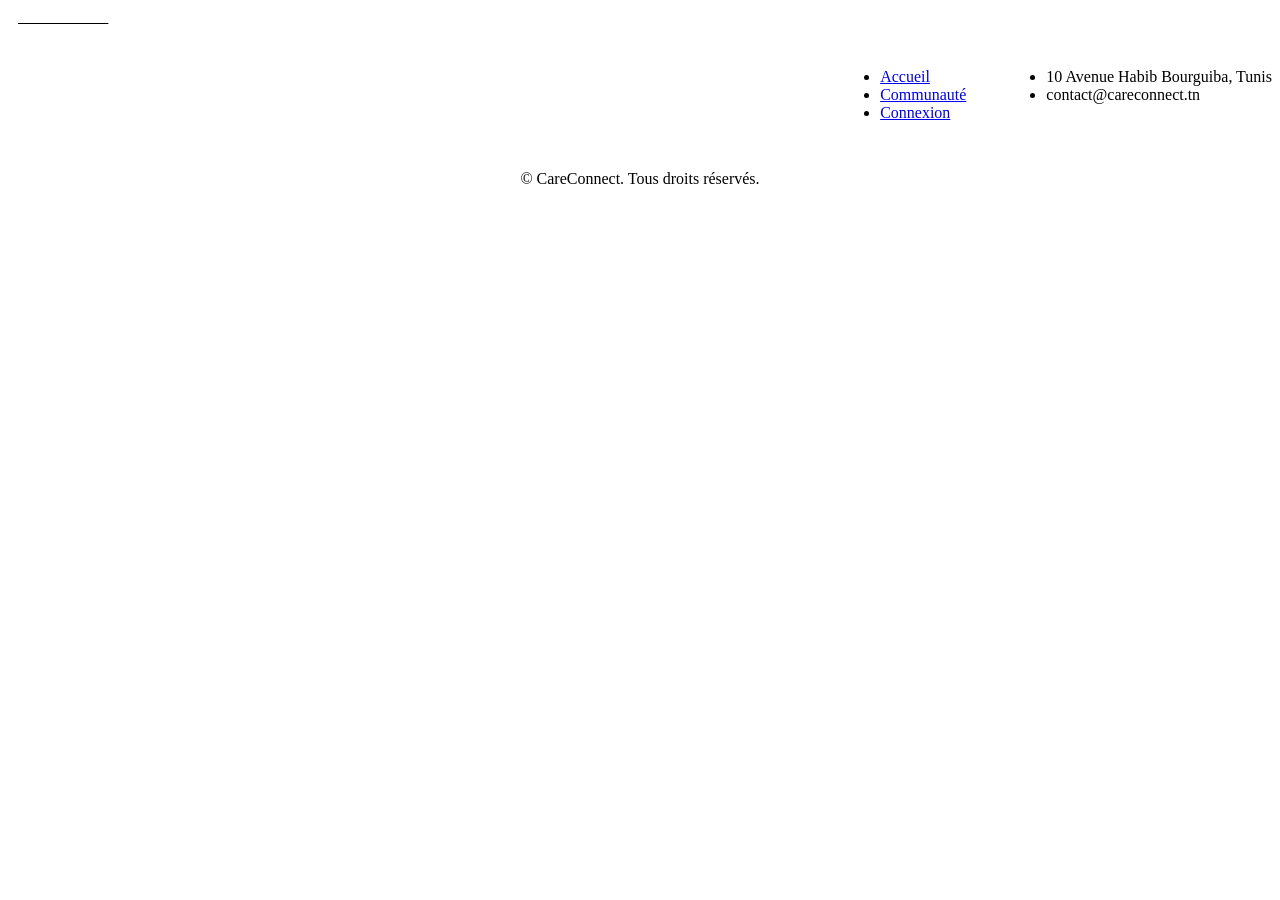
<file: backend/src/main/resources/templates/fragments/footer.html>
<!DOCTYPE html>
<!-- Footer fragment used across pages -->
<div th:fragment="footer">
    <footer class="footer">
        <div class="container">
            <div style="display:flex; justify-content:space-between; gap:24px; align-items:flex-start; flex-wrap:wrap;">
                <div style="max-width:380px;">
                    <a href="/" class="navbar-brand" style="display:flex; align-items:center; gap:10px; color:var(--lighter-color);">
                        <i class="fas fa-hand-holding-heart" style="color:var(--primary-color);"></i>
                        <span style="font-weight:700; color:white;">CareConnect</span>
                    </a>
                    <p style="color:rgba(255,255,255,0.8); margin-top:12px;">
                        CareConnect favorise l'entraide locale en mettant en relation voisins et
                        bénévoles pour des actions de proximité.
                    </p>
                </div>
                <div style="display:flex; gap:40px;">
                    <div>
                        <h5 style="color:white;">Liens</h5>
                        <ul class="footer-links">
                            <li><a href="/">Accueil</a></li>
                            <li><a href="/demandes">Communauté</a></li>
                            <li><a href="/connexion">Connexion</a></li>
                        </ul>
                    </div>
                    <div>
                        <h5 style="color:white;">Contact</h5>
                        <ul class="footer-links">
                            <li>10 Avenue Habib Bourguiba, Tunis</li>
                            <li>contact@careconnect.tn</li>
                        </ul>
                    </div>
                </div>
            </div>
            <div class="footer-bottom" style="margin-top:32px; text-align:center;">
                &copy; <span th:text="${#dates.format(#dates.createNow(), 'yyyy')}"></span> CareConnect. Tous droits réservés.
            </div>
        </div>
    </footer>
</div>
</file>
